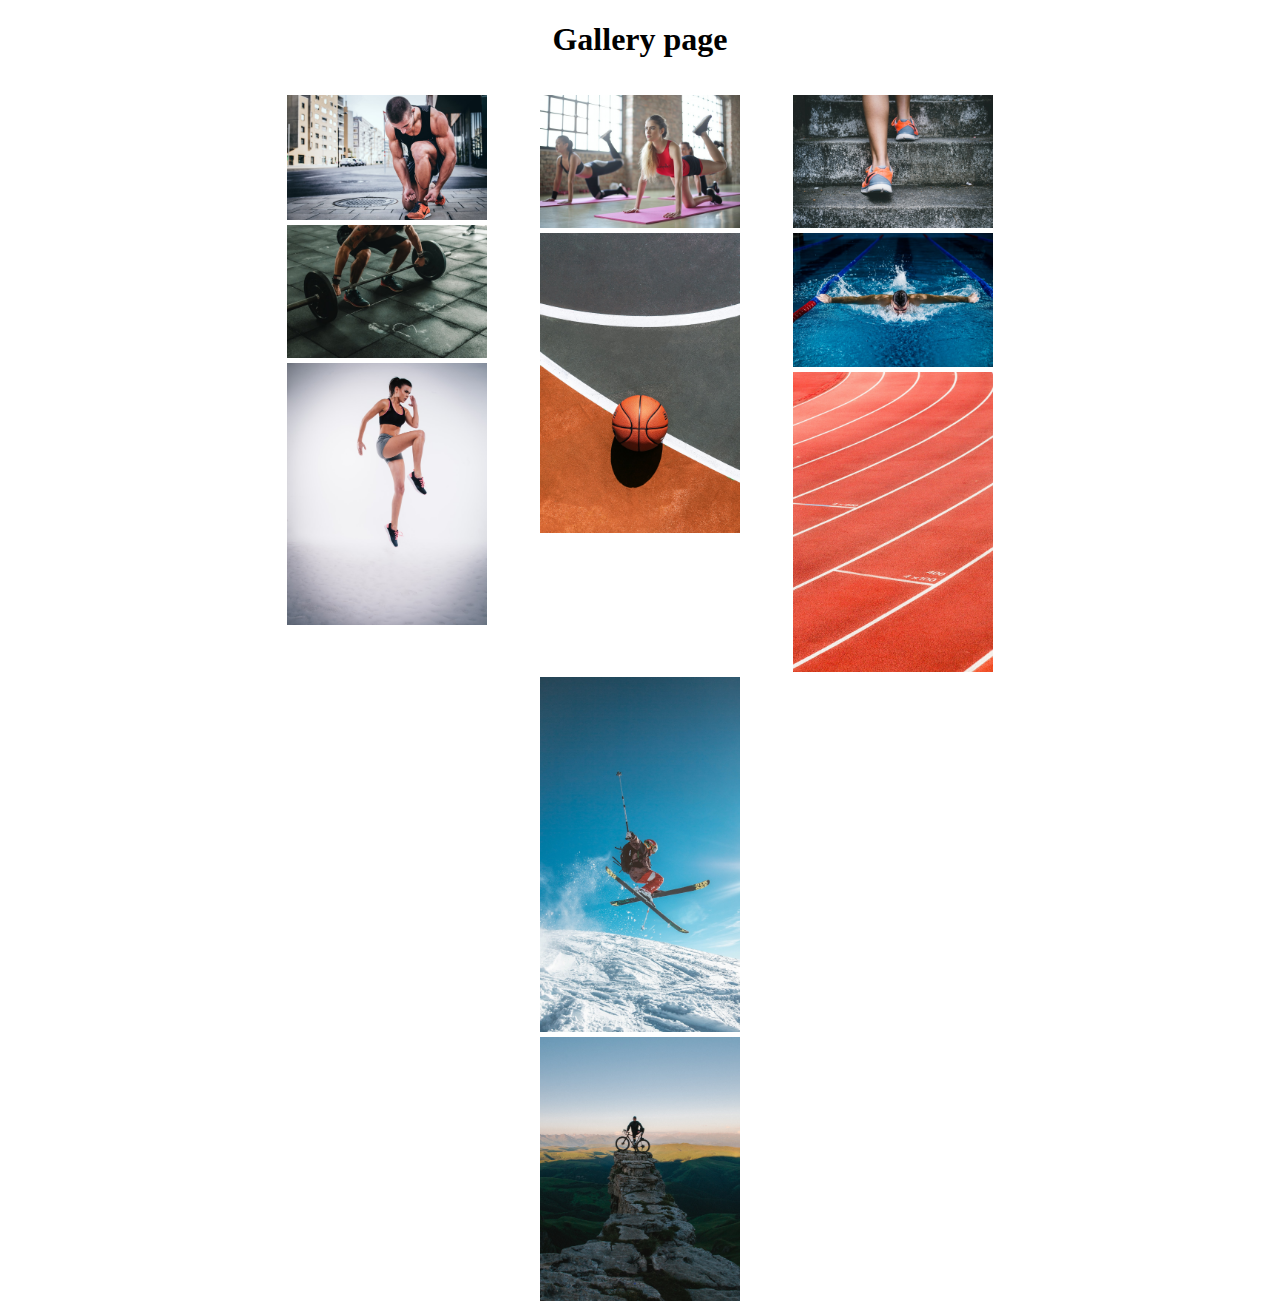
<file: ex01/src/index.html>
<!DOCTYPE html>
<html>
  <head>
    <meta name="viewport" content="width=device-width, initial-scale=1.0" />
    <title>Gallery's page</title>
    <link rel="stylesheet" href="../styles/index.css" />
  </head>
  <body>
    <div class="title">
      <h1>Gallery page</h1>
    </div>
    <div class="row">
      <div class="column">
        <div class="overlay_img">
          <img src="../images/img1.jpg" alt="img1" class="resizedImg" id="img-1" />
          <div class="hover">
            <div class="imgTitle"><h1 class="imgT" id="image01">Marathon</h1></div>
          </div>
        </div>
        <div class="overlay_img">
          <img src="../images/img5.jpg" alt="img5" class="resizedImg" id="img-5" />
          <div class="hover">
            <div class="imgTitle"><h1 class="imgT" id="image05">Weight Lifting</h1></div>
          </div>
        </div>
        <div class="overlay_img">
          <img src="../images/img8.jpg" alt="img8" class="resizedImg" id="img-8" />
          <div class="hover">
            <div class="imgTitle"><h1 class="imgT" id="image08">Jogging</h1></div>
          </div>
        </div>
      </div>
      <div class="column">
        <div class="overlay_img">
          <img src="../images/img2.jpg" alt="img2" class="resizedImg" id="img-2" />
          <div class="hover">
            <div class="imgTitle"><h1 class="imgT" id="image02">Gymnastics</h1></div>
          </div>
        </div>
        <div class="overlay_img">
          <img src="../images/img6.jpg" alt="img6" class="resizedImg" id="img-6" />
          <div class="hover">
            <div class="imgTitle"><h1 class="imgT" id="image06">Basketball</h1></div>
          </div>
        </div>
      </div>
      <div class="column">
        <div class="overlay_img">
          <img src="../images/img3.jpg" alt="img3" class="resizedImg" id="img-3" />
          <div class="hover">
            <div class="imgTitle"><h1 class="imgT" id="image03">Climbing</h1></div>
          </div>
        </div>
        <div class="overlay_img">
          <img src="../images/img7.jpg" alt="img7" class="resizedImg" id="img-7" />
          <div class="hover">
            <div class="imgTitle"><h1 class="imgT" id="image07">Swimming</h1></div>
          </div>
        </div>
        <div class="overlay_img">
          <img src="../images/img9.jpg" alt="img9" class="resizedImg" id="img-9" />
          <div class="hover">
            <div class="imgTitle"><h1 class="imgT" id="image09">Running</h1></div>
          </div>
        </div>
      </div>
      <div class="column">
        <div class="overlay_img">
          <img src="../images/img4.jpg" alt="img4" class="resizedImg" id="img-4" />
          <div class="hover">
            <div class="imgTitle"><h1 class="imgT" id="image04">Skiing</h1></div>
          </div>
        </div>
        <div class="overlay_img">
          <img src="../images/img10.jpg" alt="img10" class="resizedImg" id="img-10" />
          <div class="hover">
            <div class="imgTitle"><h1 class="imgT" id="image10">Cycling</h1></div>
          </div>
        </div>
      </div>
      <div id="myModal" class="modal">
        <span class="close">&times;</span>
        <iframe class="modal-content" id="modal-image" frameborder="0"></iframe>
      </div>
    </div>
    <script src="../scripts/index.js"></script>
  </body>
</html>
</file>
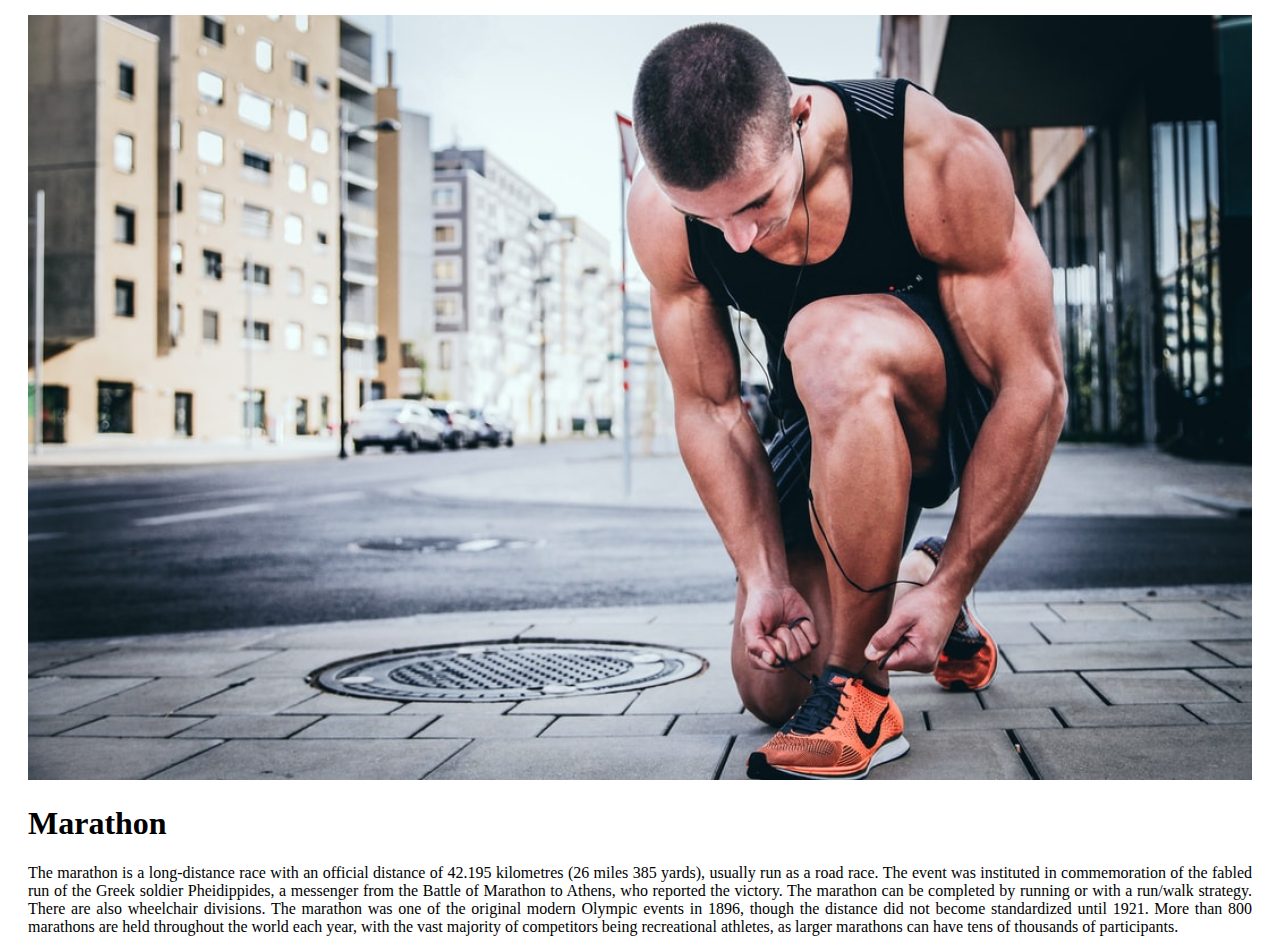
<file: ex01/src/image01.html>
<!DOCTYPE html>
<html>
  <head>
    <link rel="stylesheet" href="../styles/index.css" />
  </head>
  <body>
    <div class="modalDivClass">
      <img src="../images/img1.jpg" alt="img1" class="modalImgClass" />
      <h1 class="modalTitles">Marathon</h1>
      <p>
        The marathon is a long-distance race with an official distance of 42.195 kilometres (26 miles 385 yards),
        usually run as a road race. The event was instituted in commemoration of the fabled run of the Greek soldier
        Pheidippides, a messenger from the Battle of Marathon to Athens, who reported the victory. The marathon can be
        completed by running or with a run/walk strategy. There are also wheelchair divisions. The marathon was one of
        the original modern Olympic events in 1896, though the distance did not become standardized until 1921. More
        than 800 marathons are held throughout the world each year, with the vast majority of competitors being
        recreational athletes, as larger marathons can have tens of thousands of participants.
      </p>
    </div>
  </body>
</html>
</file>
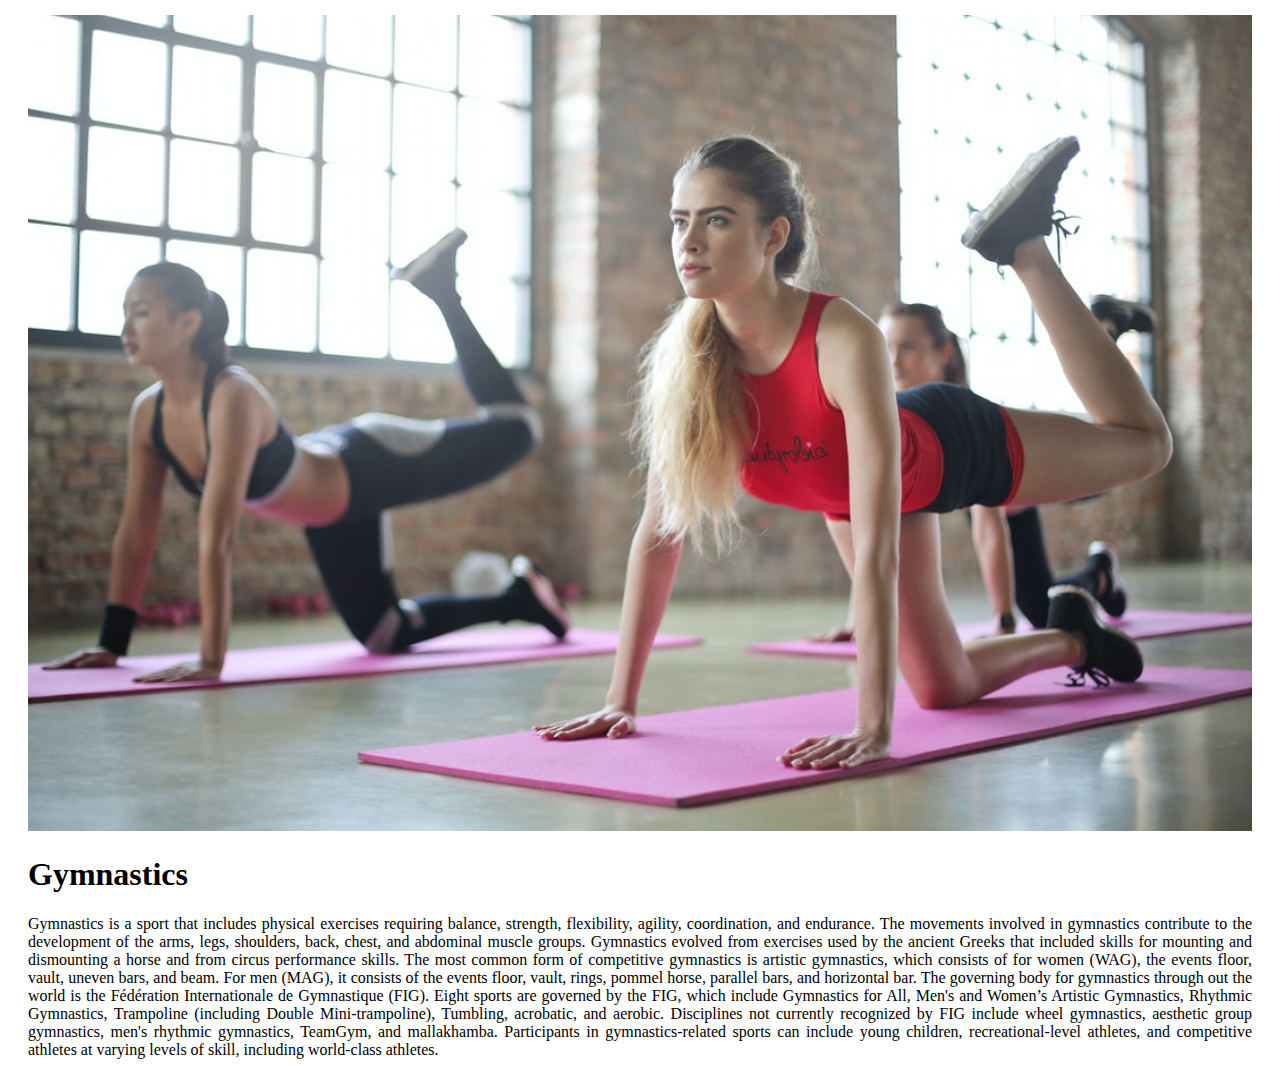
<file: ex01/src/image02.html>
<!DOCTYPE html>
<html>
  <head>
    <link rel="stylesheet" href="../styles/index.css" />
  </head>
  <body>
    <div class="modalDivClass">
      <img src="../images/img2.jpg" alt="img2" class="modalImgClass" />
      <h1 class="modalTitles">Gymnastics</h1>
      <p>
        Gymnastics is a sport that includes physical exercises requiring balance, strength, flexibility, agility,
        coordination, and endurance. The movements involved in gymnastics contribute to the development of the arms,
        legs, shoulders, back, chest, and abdominal muscle groups. Gymnastics evolved from exercises used by the ancient
        Greeks that included skills for mounting and dismounting a horse and from circus performance skills. The most
        common form of competitive gymnastics is artistic gymnastics, which consists of for women (WAG), the events
        floor, vault, uneven bars, and beam. For men (MAG), it consists of the events floor, vault, rings, pommel horse,
        parallel bars, and horizontal bar. The governing body for gymnastics through out the world is the Fédération
        Internationale de Gymnastique (FIG). Eight sports are governed by the FIG, which include Gymnastics for All,
        Men's and Women’s Artistic Gymnastics, Rhythmic Gymnastics, Trampoline (including Double Mini-trampoline),
        Tumbling, acrobatic, and aerobic. Disciplines not currently recognized by FIG include wheel gymnastics,
        aesthetic group gymnastics, men's rhythmic gymnastics, TeamGym, and mallakhamba. Participants in
        gymnastics-related sports can include young children, recreational-level athletes, and competitive athletes at
        varying levels of skill, including world-class athletes.
      </p>
    </div>
  </body>
</html>
</file>
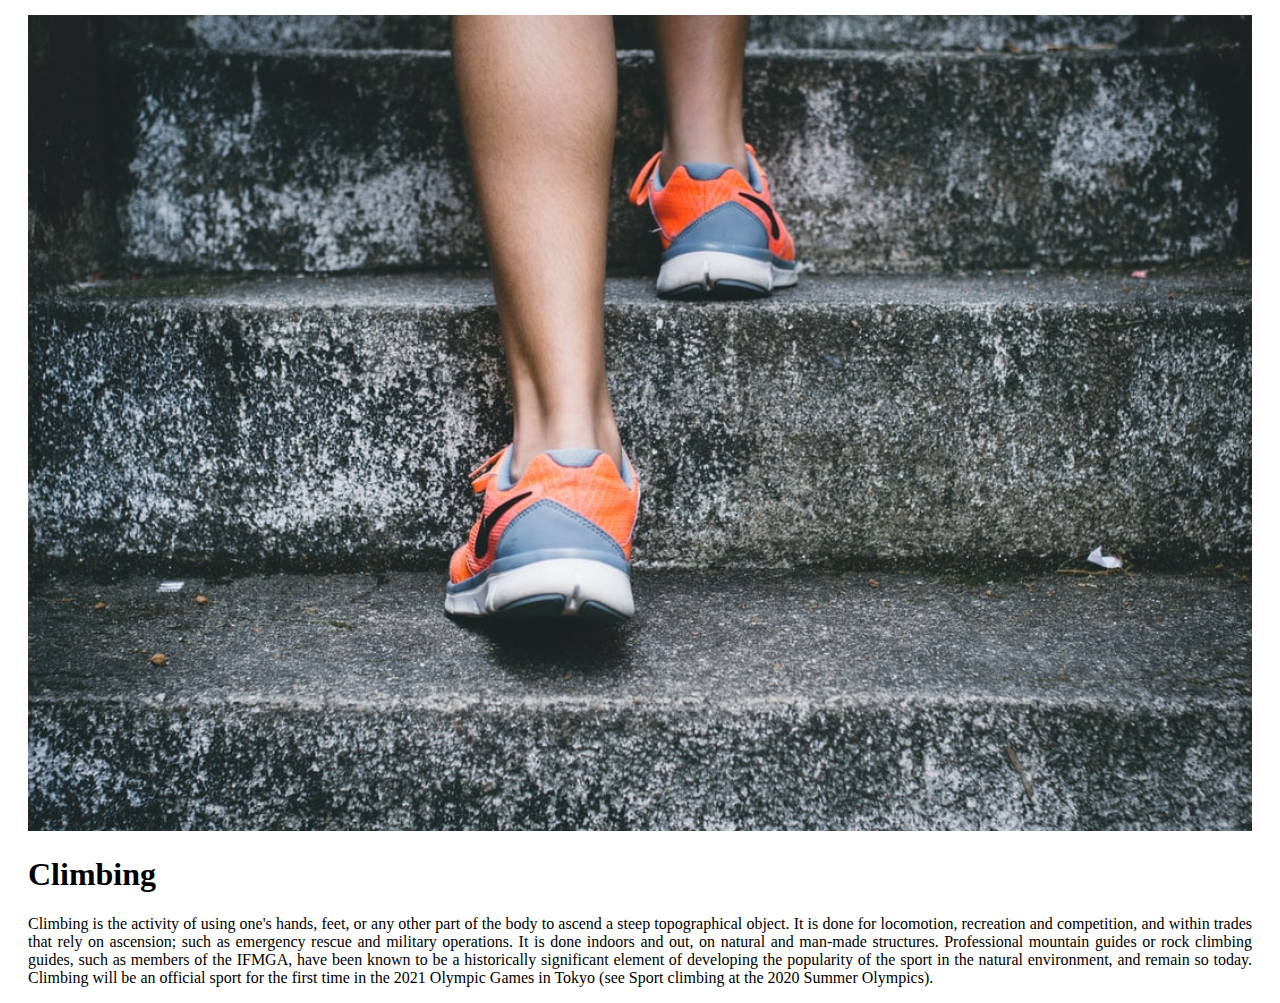
<file: ex01/src/image03.html>
<!DOCTYPE html>
<html>
  <head>
    <link rel="stylesheet" href="../styles/index.css" />
  </head>
  <body>
    <div class="modalDivClass">
      <img src="../images/img3.jpg" alt="img3" class="modalImgClass" />
      <h1 class="modalTitles">Climbing</h1>
      <p>
        Climbing is the activity of using one's hands, feet, or any other part of the body to ascend a steep
        topographical object. It is done for locomotion, recreation and competition, and within trades that rely on
        ascension; such as emergency rescue and military operations. It is done indoors and out, on natural and man-made
        structures. Professional mountain guides or rock climbing guides, such as members of the IFMGA, have been known
        to be a historically significant element of developing the popularity of the sport in the natural environment,
        and remain so today. Climbing will be an official sport for the first time in the 2021 Olympic Games in Tokyo
        (see Sport climbing at the 2020 Summer Olympics).
      </p>
    </div>
  </body>
</html>
</file>
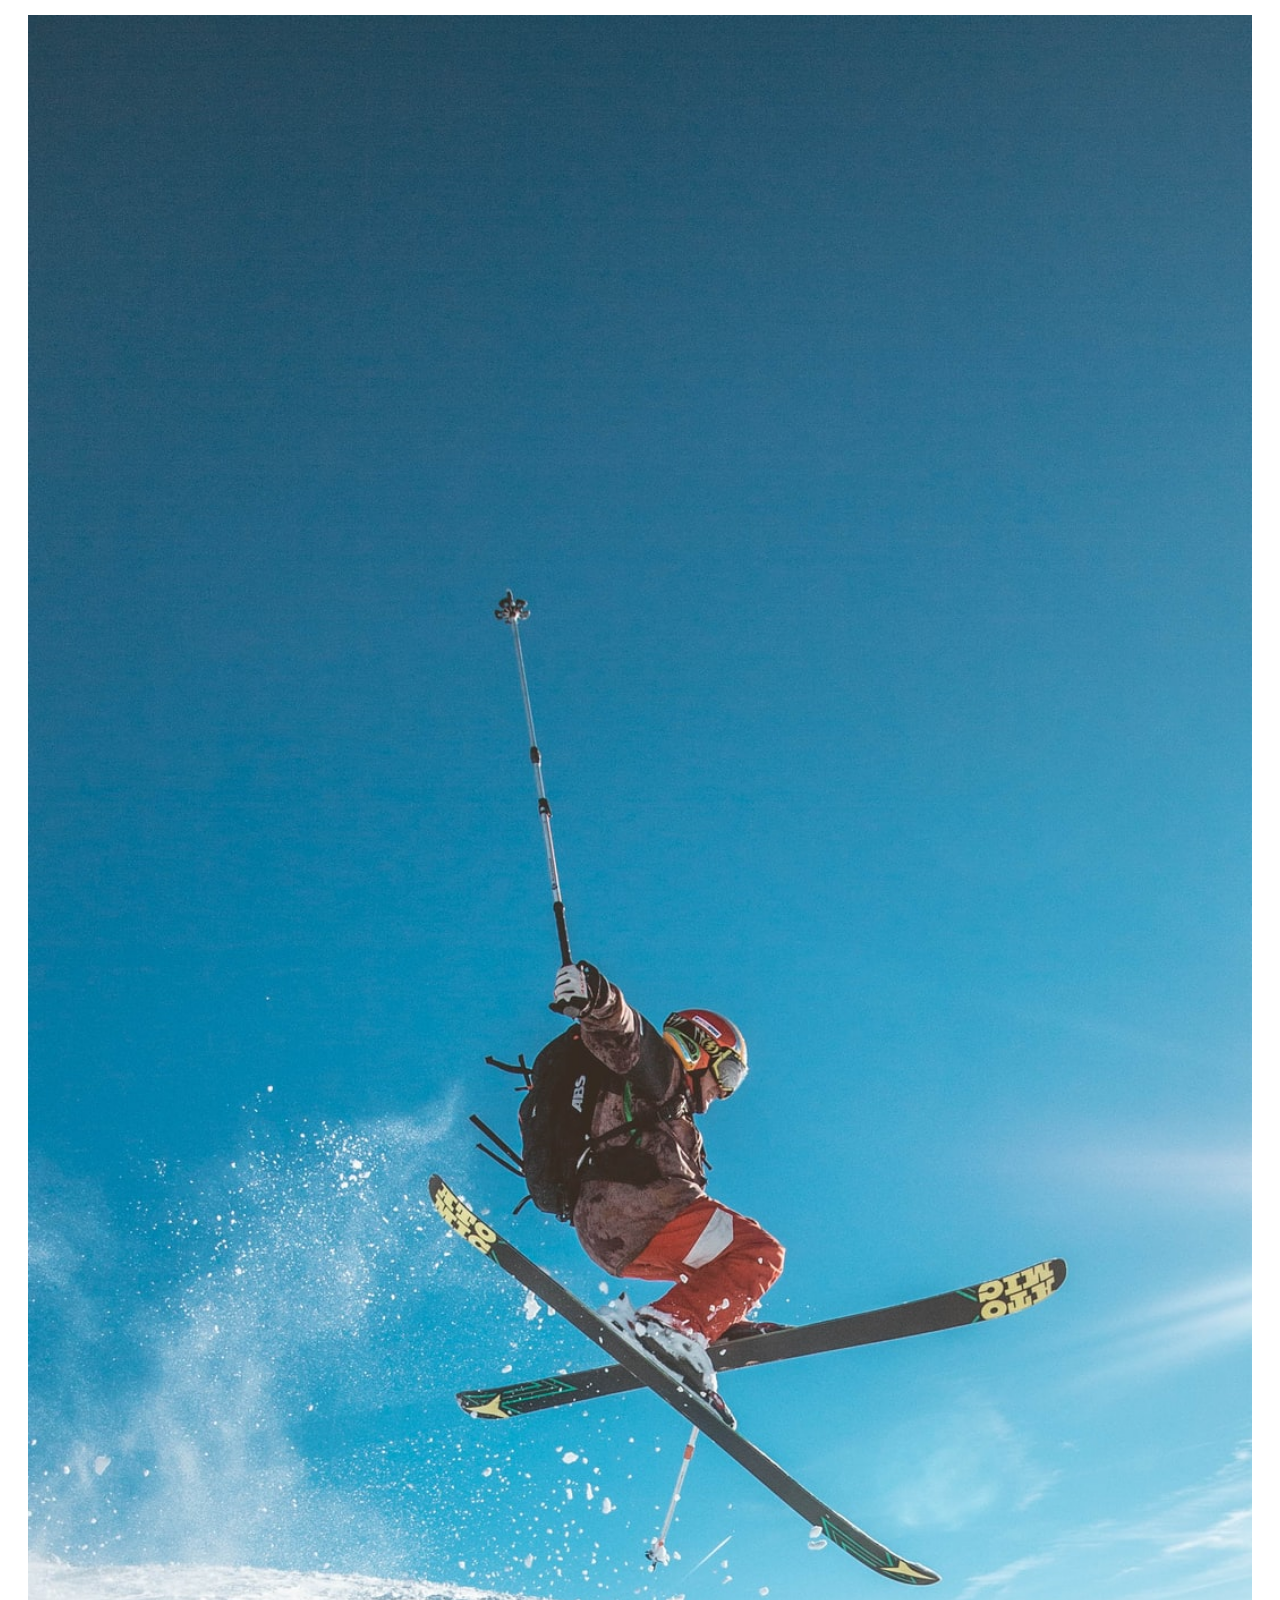
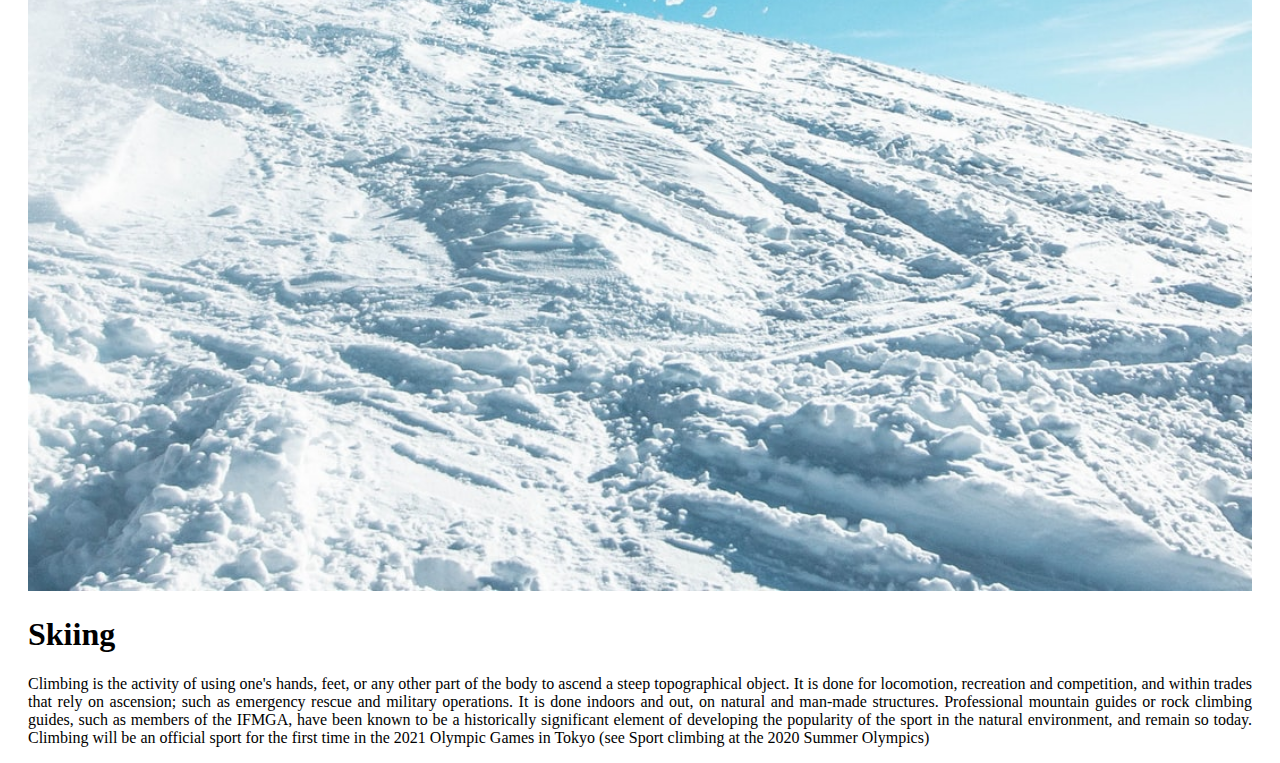
<file: ex01/src/image04.html>
<!DOCTYPE html>
<html>
  <head>
    <link rel="stylesheet" href="../styles/index.css" />
  </head>
  <body>
    <div class="modalDivClass">
      <img src="../images/img4.jpg" alt="img4" class="modalImgClass" />
      <h1 class="modalTitles">Skiing</h1>
      <p>
        Climbing is the activity of using one's hands, feet, or any other part of the body to ascend a steep
        topographical object. It is done for locomotion, recreation and competition, and within trades that rely on
        ascension; such as emergency rescue and military operations. It is done indoors and out, on natural and man-made
        structures. Professional mountain guides or rock climbing guides, such as members of the IFMGA, have been known
        to be a historically significant element of developing the popularity of the sport in the natural environment,
        and remain so today. Climbing will be an official sport for the first time in the 2021 Olympic Games in Tokyo
        (see Sport climbing at the 2020 Summer Olympics)
      </p>
    </div>
  </body>
</html>
</file>
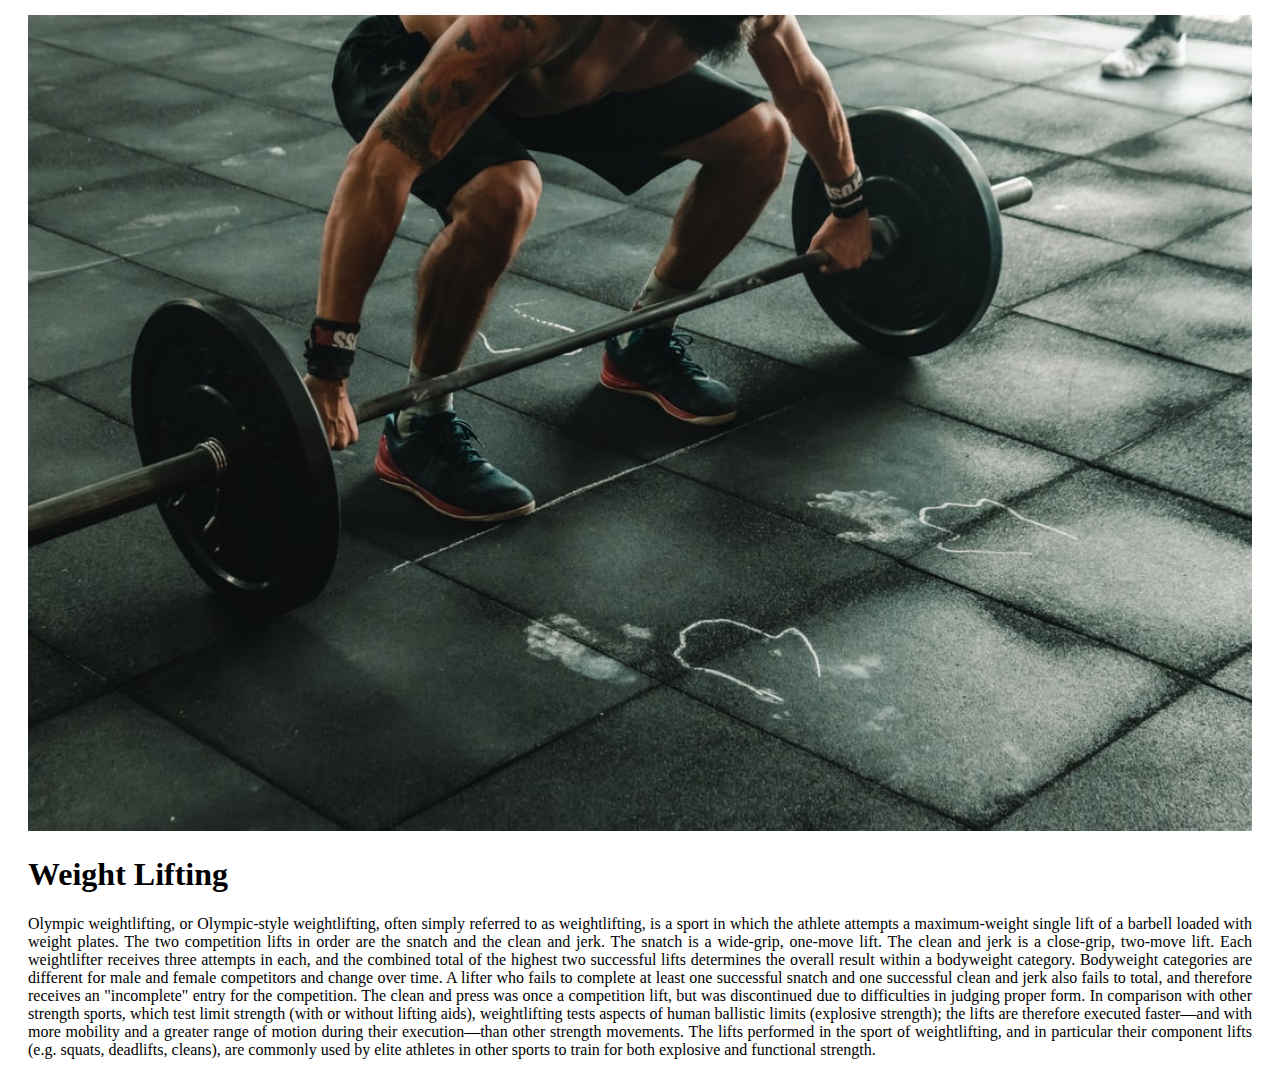
<file: ex01/src/image05.html>
<!DOCTYPE html>
<html>
  <head>
    <link rel="stylesheet" href="../styles/index.css" />
  </head>
  <body>
    <div class="modalDivClass">
      <img src="../images/img5.jpg" alt="img5" class="modalImgClass" />
      <h1 class="modalTitles">Weight Lifting</h1>
      <p>
        Olympic weightlifting, or Olympic-style weightlifting, often simply referred to as weightlifting, is a sport in
        which the athlete attempts a maximum-weight single lift of a barbell loaded with weight plates. The two
        competition lifts in order are the snatch and the clean and jerk. The snatch is a wide-grip, one-move lift. The
        clean and jerk is a close-grip, two-move lift. Each weightlifter receives three attempts in each, and the
        combined total of the highest two successful lifts determines the overall result within a bodyweight category.
        Bodyweight categories are different for male and female competitors and change over time. A lifter who fails to
        complete at least one successful snatch and one successful clean and jerk also fails to total, and therefore
        receives an "incomplete" entry for the competition. The clean and press was once a competition lift, but was
        discontinued due to difficulties in judging proper form. In comparison with other strength sports, which test
        limit strength (with or without lifting aids), weightlifting tests aspects of human ballistic limits (explosive
        strength); the lifts are therefore executed faster—and with more mobility and a greater range of motion during
        their execution—than other strength movements. The lifts performed in the sport of weightlifting, and in
        particular their component lifts (e.g. squats, deadlifts, cleans), are commonly used by elite athletes in other
        sports to train for both explosive and functional strength.
      </p>
    </div>
  </body>
</html>
</file>
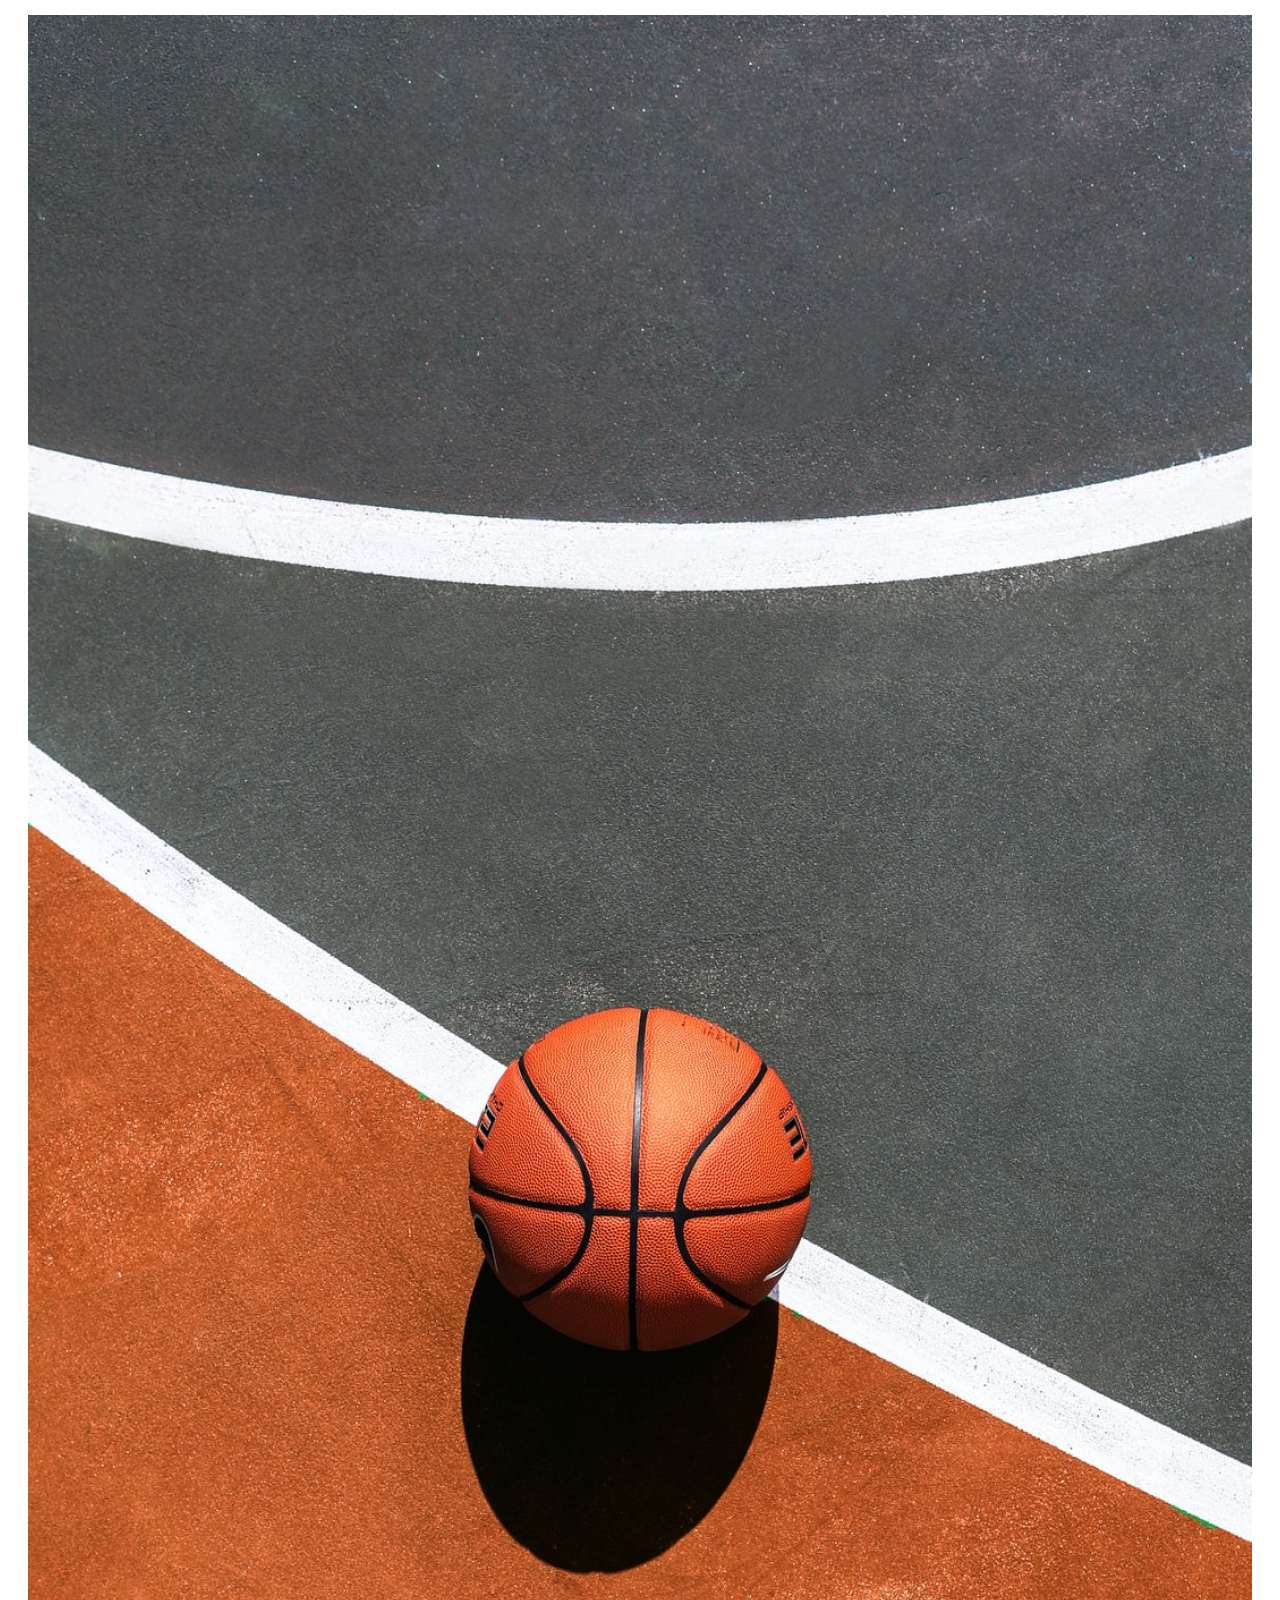
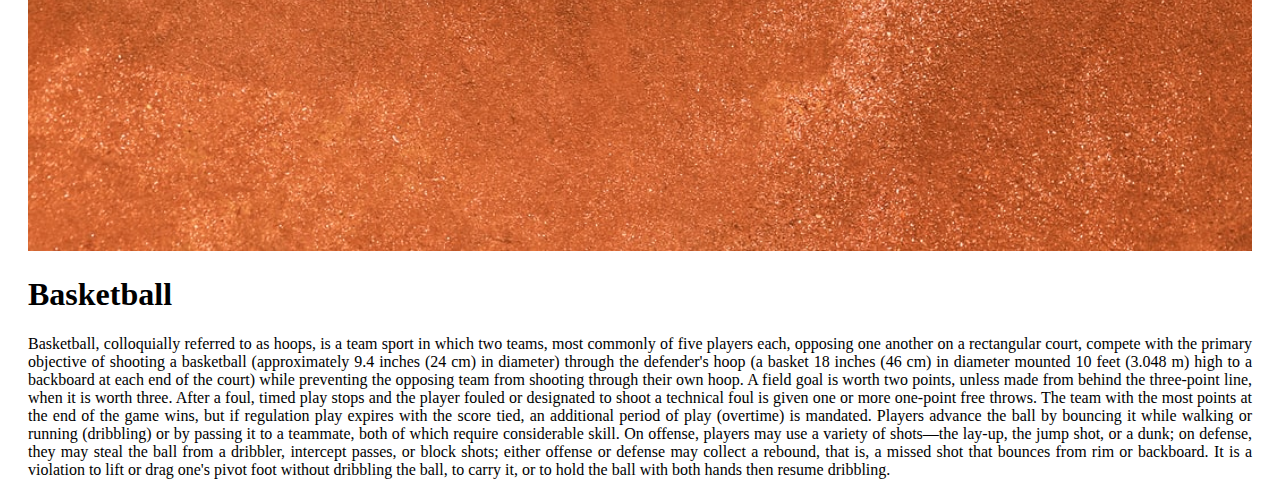
<file: ex01/src/image06.html>
<!DOCTYPE html>
<html>
  <head>
    <link rel="stylesheet" href="../styles/index.css" />
  </head>
  <body>
    <div class="modalDivClass">
      <img src="../images/img6.jpg" alt="img6" class="modalImgClass" />
      <h1 class="modalTitles">Basketball</h1>
      <p>
        Basketball, colloquially referred to as hoops, is a team sport in which two teams, most commonly of five players
        each, opposing one another on a rectangular court, compete with the primary objective of shooting a basketball
        (approximately 9.4 inches (24 cm) in diameter) through the defender's hoop (a basket 18 inches (46 cm) in
        diameter mounted 10 feet (3.048 m) high to a backboard at each end of the court) while preventing the opposing
        team from shooting through their own hoop. A field goal is worth two points, unless made from behind the
        three-point line, when it is worth three. After a foul, timed play stops and the player fouled or designated to
        shoot a technical foul is given one or more one-point free throws. The team with the most points at the end of
        the game wins, but if regulation play expires with the score tied, an additional period of play (overtime) is
        mandated. Players advance the ball by bouncing it while walking or running (dribbling) or by passing it to a
        teammate, both of which require considerable skill. On offense, players may use a variety of shots—the lay-up,
        the jump shot, or a dunk; on defense, they may steal the ball from a dribbler, intercept passes, or block shots;
        either offense or defense may collect a rebound, that is, a missed shot that bounces from rim or backboard. It
        is a violation to lift or drag one's pivot foot without dribbling the ball, to carry it, or to hold the ball
        with both hands then resume dribbling.
      </p>
    </div>
  </body>
</html>
</file>
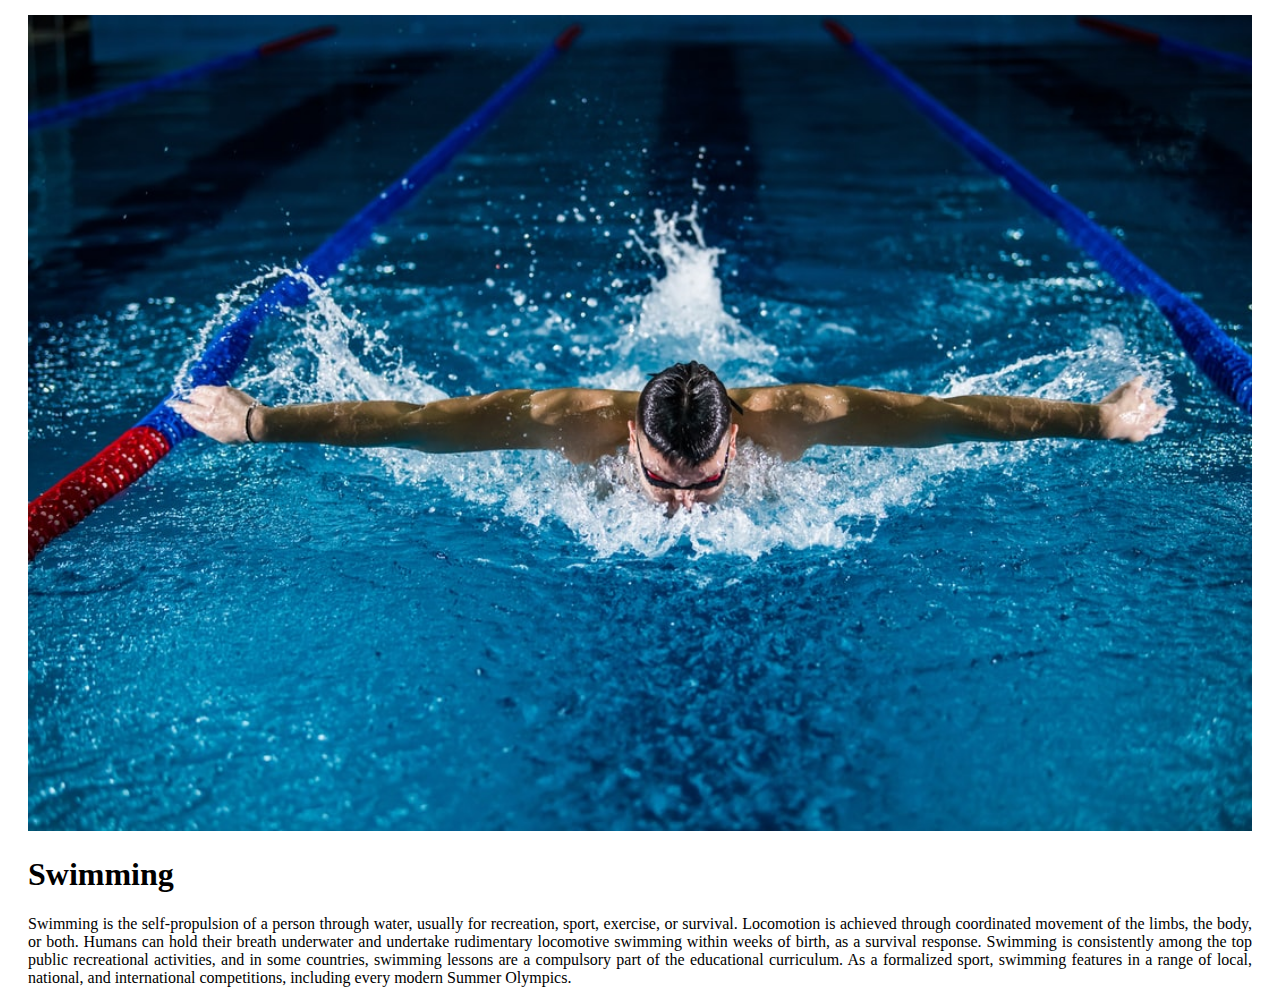
<file: ex01/src/image07.html>
<!DOCTYPE html>
<html>
  <head>
    <link rel="stylesheet" href="../styles/index.css" />
  </head>
  <body>
    <div class="modalDivClass">
      <img src="../images/img7.jpg" alt="img7" class="modalImgClass" />
      <h1 class="modalTitles">Swimming</h1>
      <p>
        Swimming is the self-propulsion of a person through water, usually for recreation, sport, exercise, or survival.
        Locomotion is achieved through coordinated movement of the limbs, the body, or both. Humans can hold their
        breath underwater and undertake rudimentary locomotive swimming within weeks of birth, as a survival response.
        Swimming is consistently among the top public recreational activities, and in some countries, swimming lessons
        are a compulsory part of the educational curriculum. As a formalized sport, swimming features in a range of
        local, national, and international competitions, including every modern Summer Olympics.
      </p>
    </div>
  </body>
</html>
</file>
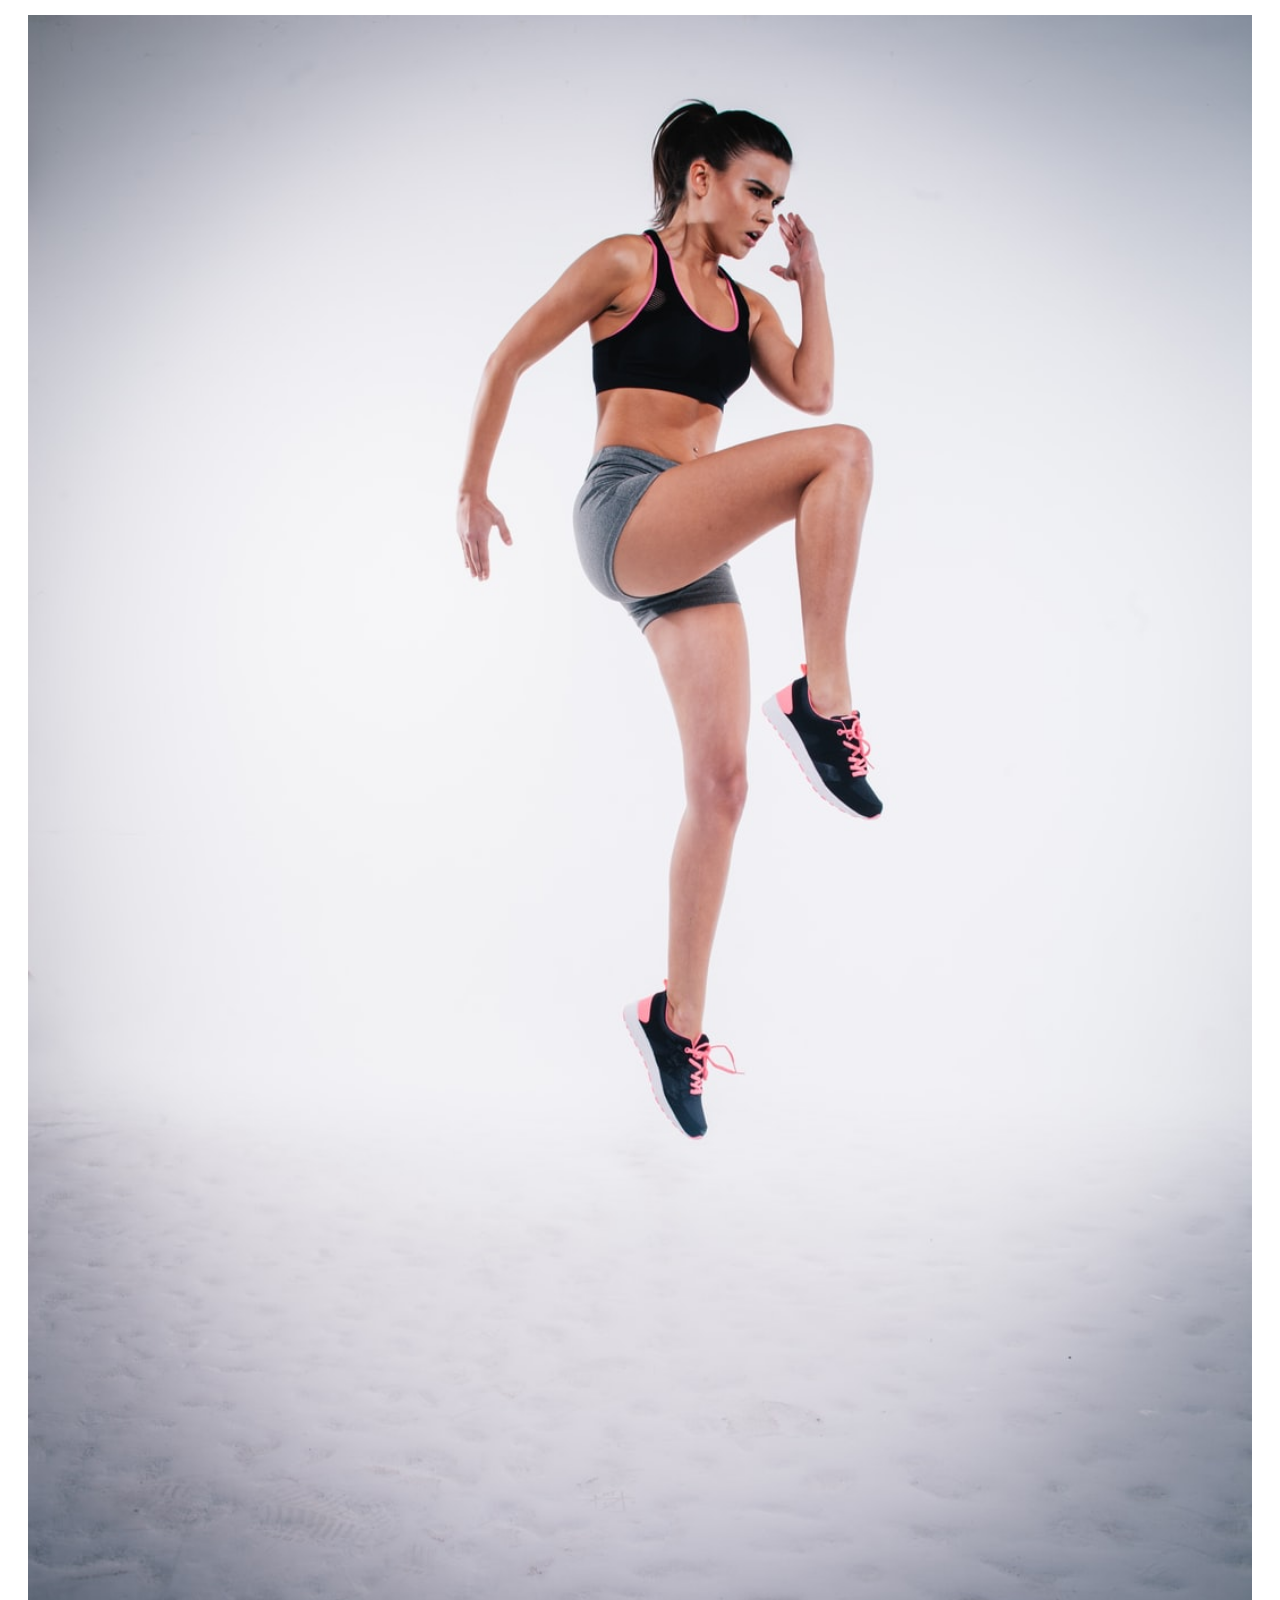
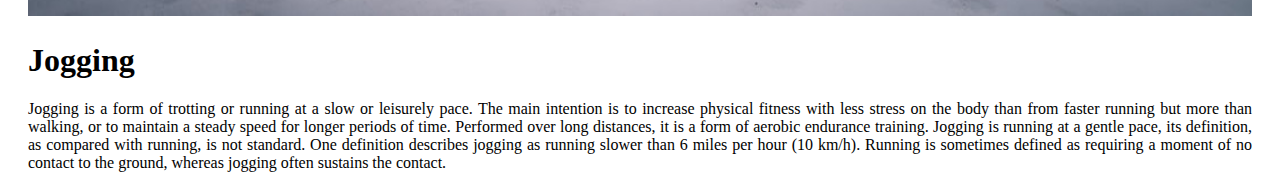
<file: ex01/src/image08.html>
<!DOCTYPE html>
<html>
  <head>
    <link rel="stylesheet" href="../styles/index.css" />
  </head>
  <body>
    <div class="modalDivClass">
      <img src="../images/img8.jpg" alt="img8" class="modalImgClass" />
      <h1 class="modalTitles">Jogging</h1>
      <p>
        Jogging is a form of trotting or running at a slow or leisurely pace. The main intention is to increase physical
        fitness with less stress on the body than from faster running but more than walking, or to maintain a steady
        speed for longer periods of time. Performed over long distances, it is a form of aerobic endurance training.
        Jogging is running at a gentle pace, its definition, as compared with running, is not standard. One definition
        describes jogging as running slower than 6 miles per hour (10 km/h). Running is sometimes defined as requiring a
        moment of no contact to the ground, whereas jogging often sustains the contact.
      </p>
    </div>
  </body>
</html>
</file>
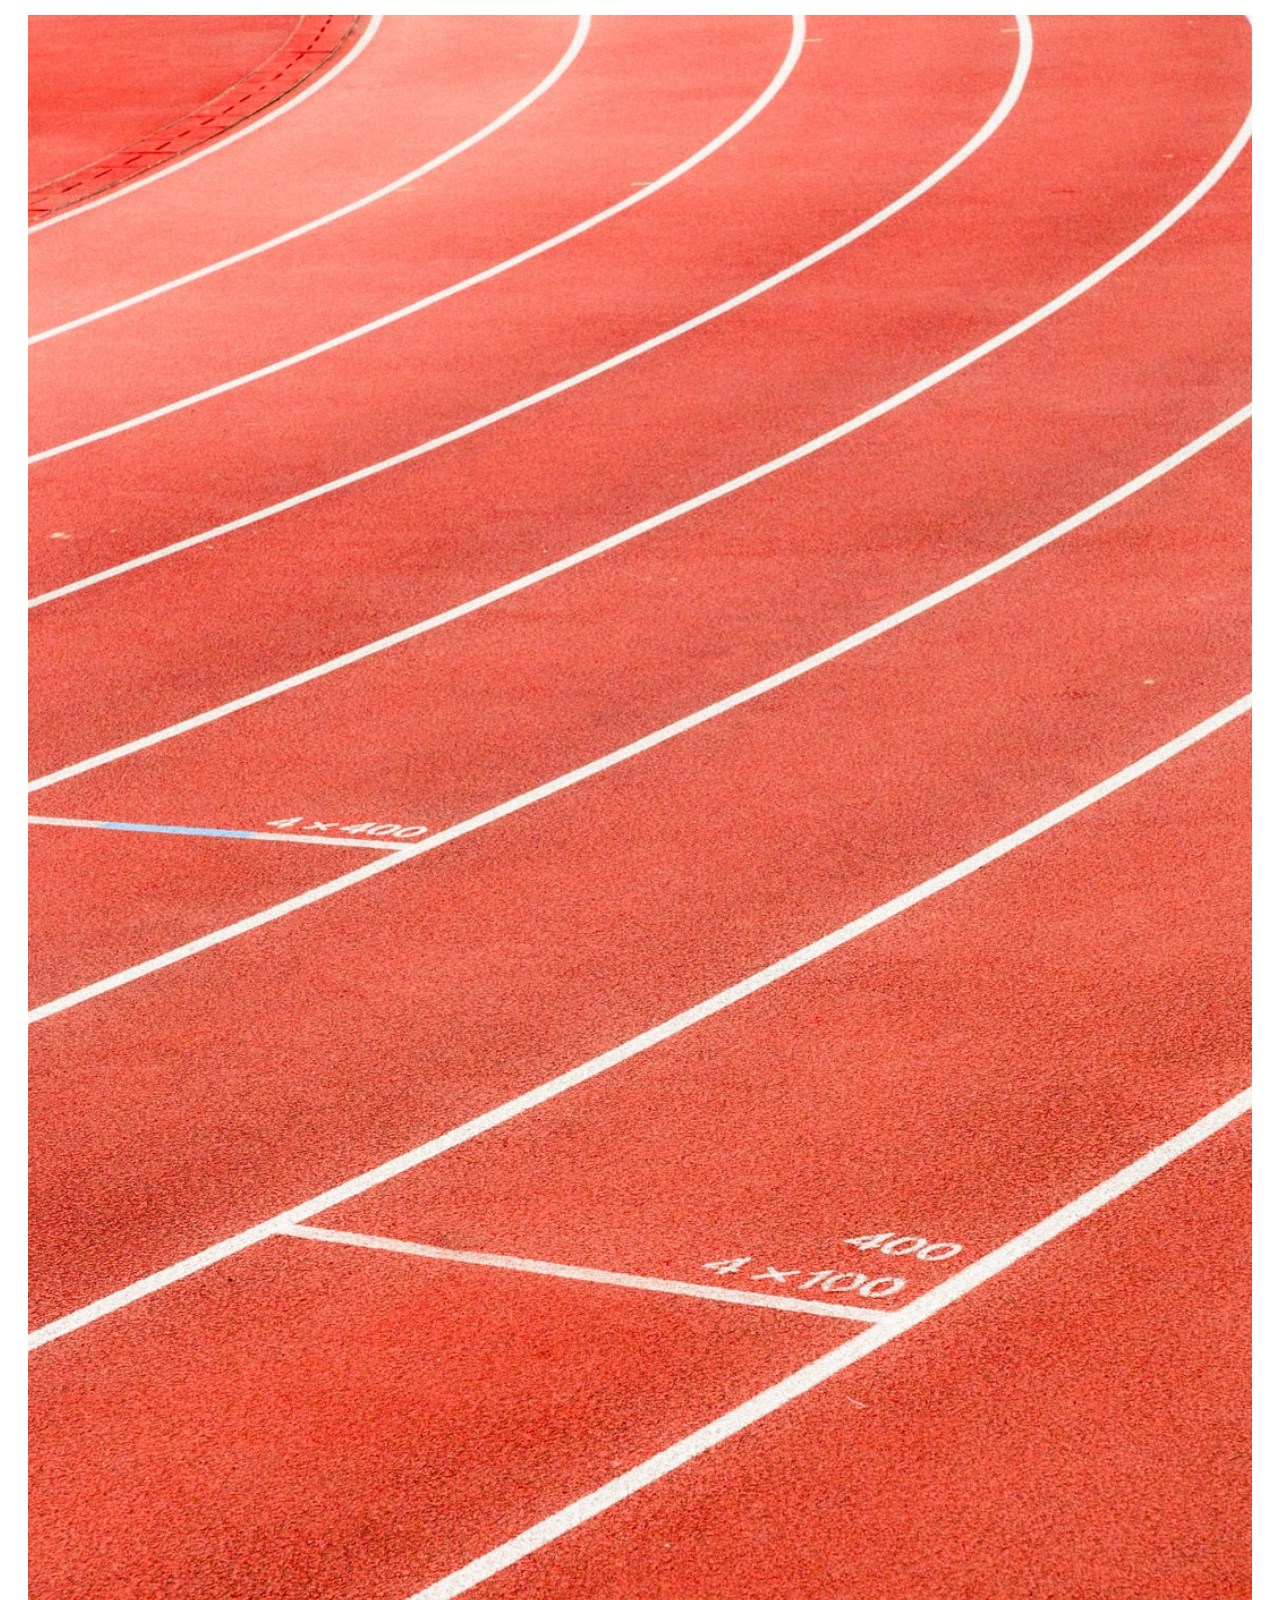
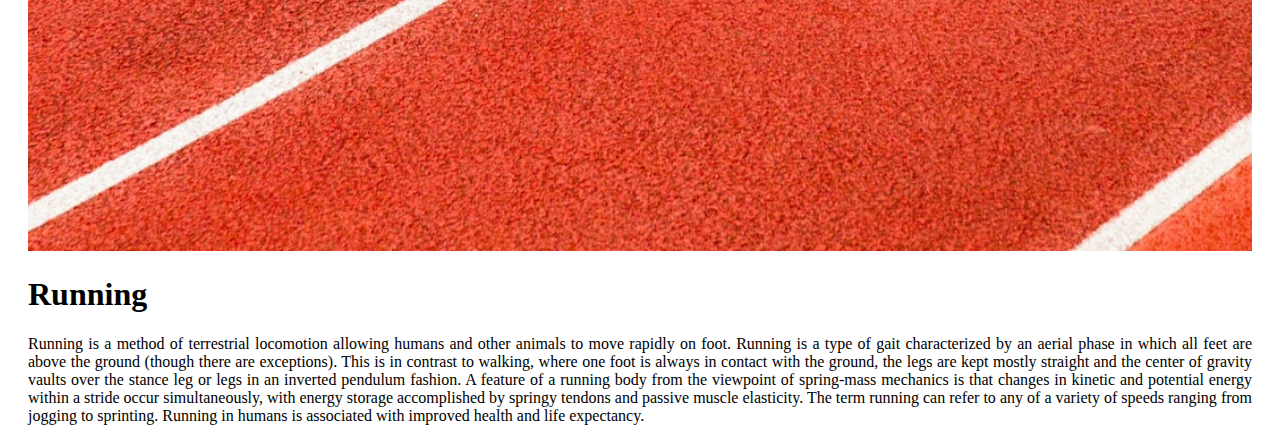
<file: ex01/src/image09.html>
<!DOCTYPE html>
<html>
  <head>
    <link rel="stylesheet" href="../styles/index.css" />
  </head>
  <body>
    <div class="modalDivClass">
      <img src="../images/img9.jpg" alt="img9" class="modalImgClass" />
      <h1 class="modalTitles">Running</h1>
      <p>
        Running is a method of terrestrial locomotion allowing humans and other animals to move rapidly on foot. Running
        is a type of gait characterized by an aerial phase in which all feet are above the ground (though there are
        exceptions). This is in contrast to walking, where one foot is always in contact with the ground, the legs are
        kept mostly straight and the center of gravity vaults over the stance leg or legs in an inverted pendulum
        fashion. A feature of a running body from the viewpoint of spring-mass mechanics is that changes in kinetic and
        potential energy within a stride occur simultaneously, with energy storage accomplished by springy tendons and
        passive muscle elasticity. The term running can refer to any of a variety of speeds ranging from jogging to
        sprinting. Running in humans is associated with improved health and life expectancy.
      </p>
    </div>
  </body>
</html>
</file>
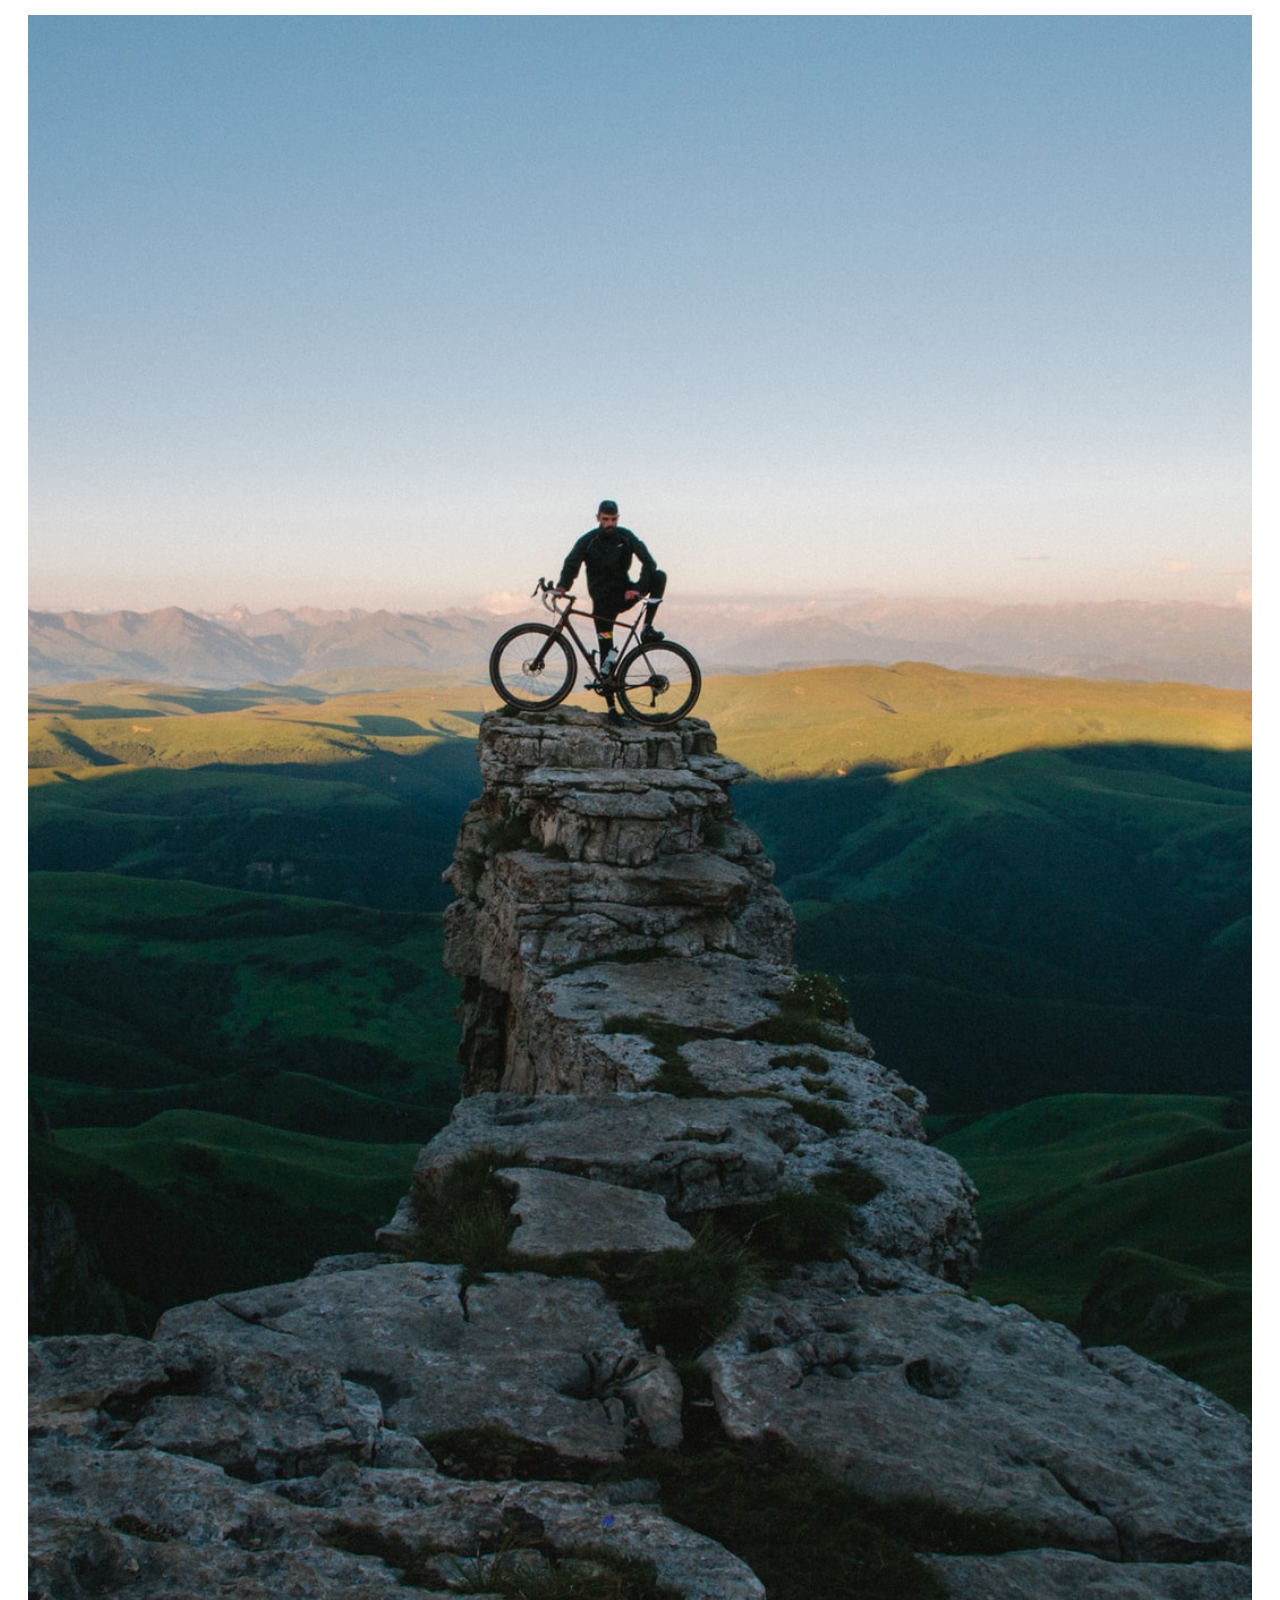
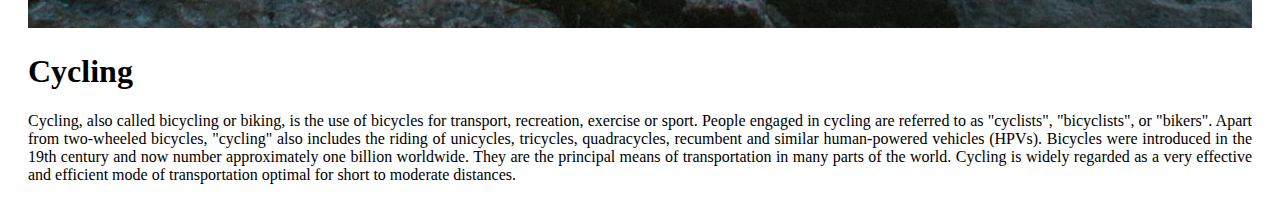
<file: ex01/src/image10.html>
<!DOCTYPE html>
<html>
  <head>
    <link rel="stylesheet" href="../styles/index.css" />
  </head>
  <body>
    <div class="modalDivClass">
      <img src="../images/img10.jpg" alt="img10" class="modalImgClass" />
      <h1 class="modalTitles">Cycling</h1>
      <p>
        Cycling, also called bicycling or biking, is the use of bicycles for transport, recreation, exercise or sport.
        People engaged in cycling are referred to as "cyclists", "bicyclists", or "bikers". Apart from two-wheeled
        bicycles, "cycling" also includes the riding of unicycles, tricycles, quadracycles, recumbent and similar
        human-powered vehicles (HPVs). Bicycles were introduced in the 19th century and now number approximately one
        billion worldwide. They are the principal means of transportation in many parts of the world. Cycling is widely
        regarded as a very effective and efficient mode of transportation optimal for short to moderate distances.
      </p>
    </div>
  </body>
</html>
</file>
<file: ex01/styles/index.css>
.row {
  display: flex;
  flex-wrap: wrap;
  justify-content: space-around;
  margin: 0 20%;
}

.column {
  flex-basis: 200px;
}

.resizedImg {
  width: 200px;
  margin: auto;
  display: block;
  transition: 0.3s;
}

.title {
  text-align: center;
  padding: 0 0 15px;
}

.overlay_img {
  position: relative;
  width: 100%;
  margin: 0 0 5px;
}

.hover {
  position: absolute;
  top: 0;
  bottom: 0;
  left: 0;
  right: 0;
  height: 100%;
  width: 100;
  opacity: 0;
  transition: 0.5s ease;
  background-color: rgba(0, 0, 0, 0.5);
}

.overlay_img:hover .hover {
  opacity: 1;
}

.imgTitle {
  color: white;
  font-size: large;
  position: absolute;
  top: 70%;
  left: 50%;
  transform: translate(-50%, -50%);
  text-align: center;
}

.modalDivClass {
  margin: 15px 20px;
}
.imgT {
  cursor: pointer;
}
.modalTitles {
  text-align: left;
}

.modalImgClass {
  width: 100%;
}

p {
  text-align: justify;
}
/* The Modal (background) */
.modal {
  display: none; /* Hidden by default */
  position: fixed; /* Stay in place */
  z-index: 1; /* Sit on top */
  padding-top: 100px; /* Location of the box */
  left: 0;
  top: 0;
  width: 100%; /* Full width */
  height: 100%; /* Full height */
  overflow: auto; /* Enable scroll if needed */
  background-color: rgb(0, 0, 0); /* Fallback color */
  background-color: rgba(0, 0, 0, 0.9); /* Black w/ opacity */
}

/* Modal Content (image) */
.modal-content {
  background-color: white;
  margin: auto;
  display: block;
  width: 80%;
  height: 80%;
}

/* The Close Button */
.close {
  position: absolute;
  top: 15px;
  right: 35px;
  color: #f1f1f1;
  font-size: 40px;
  font-weight: bold;
  transition: 0.3s;
}

.close:hover,
.close:focus {
  color: #bbb;
  text-decoration: none;
  cursor: pointer;
}
</file>
